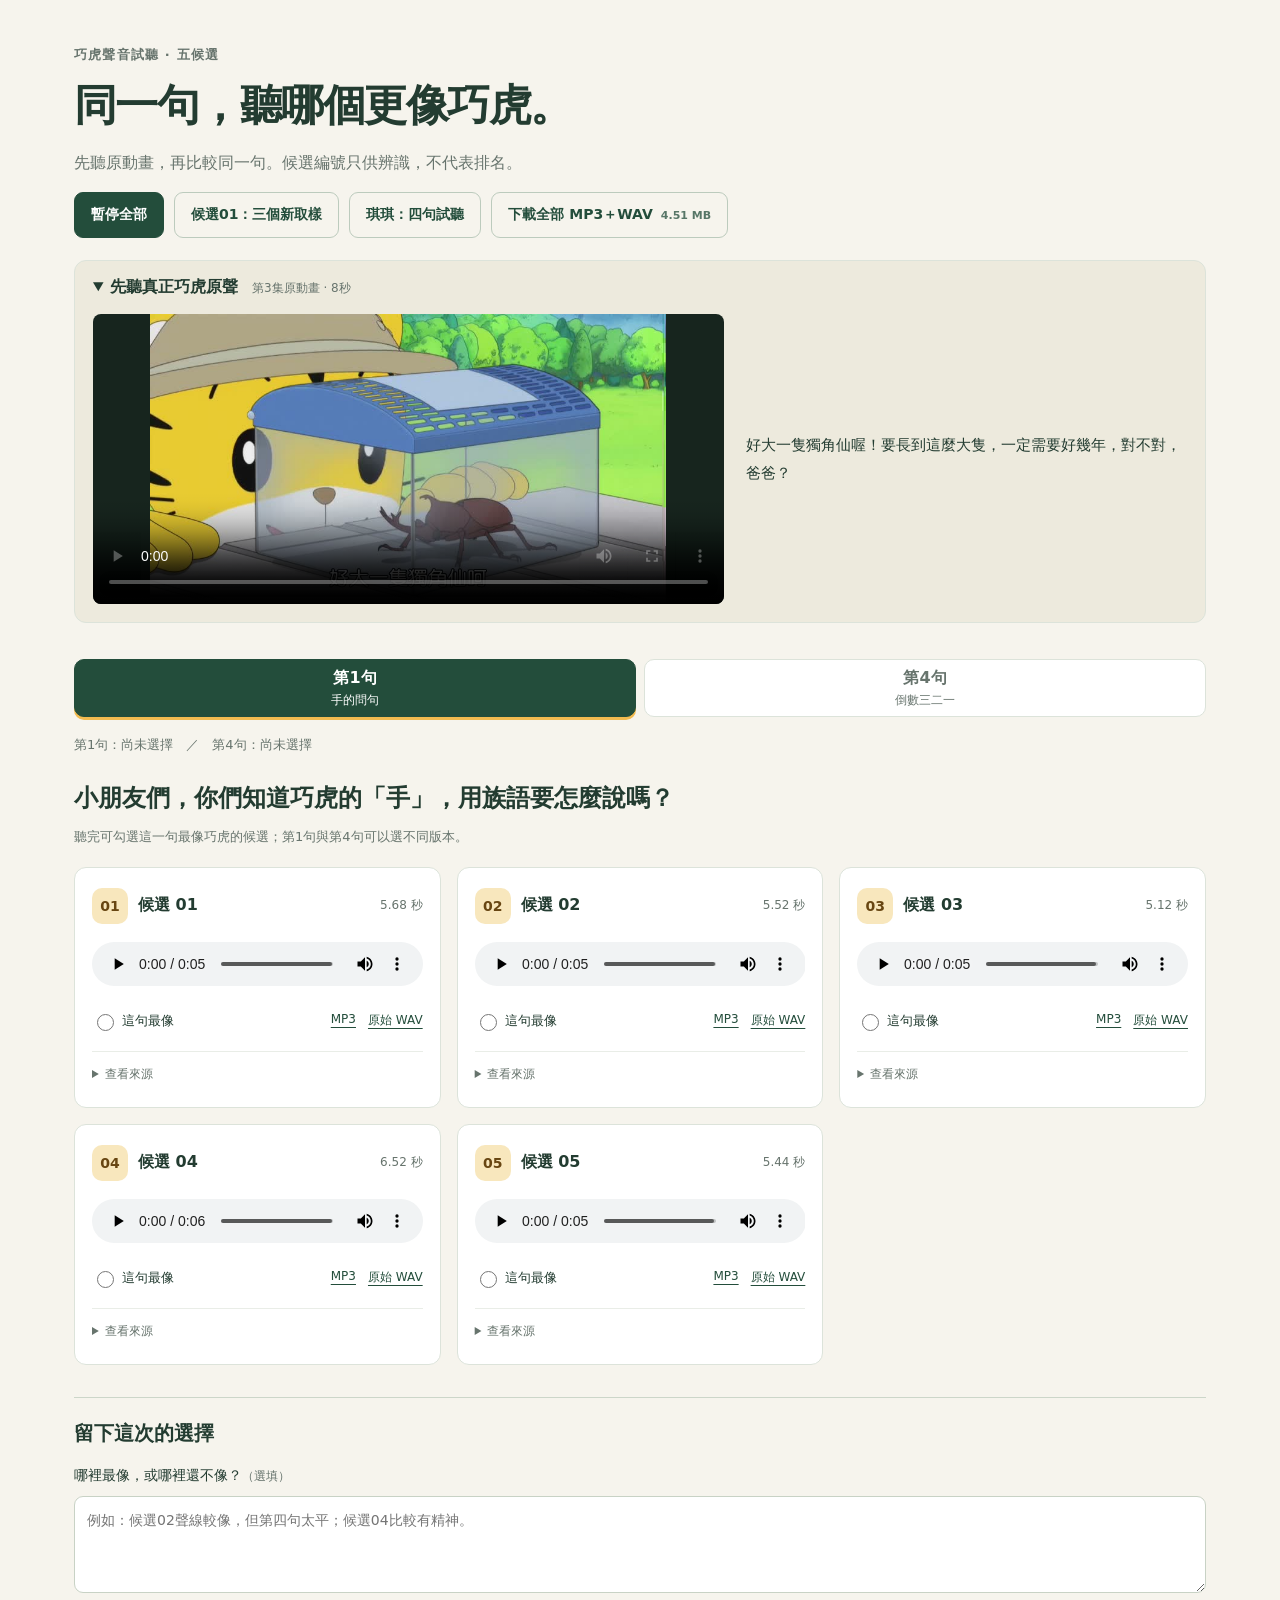
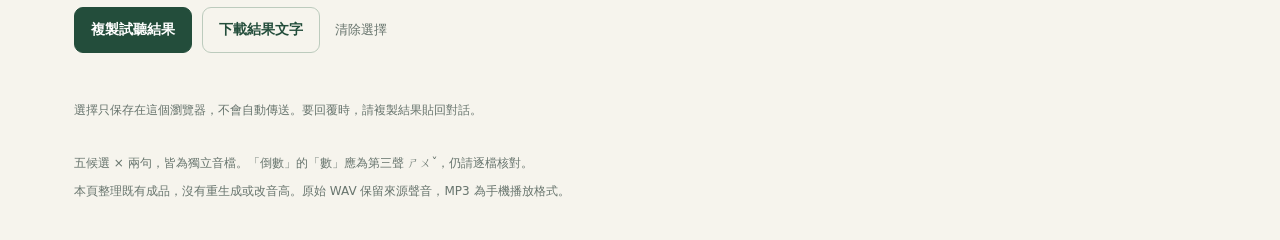
<file: docs/index.html>
<!doctype html>
<html lang="zh-Hant"><head><meta charset="utf-8"><meta name="viewport" content="width=device-width,initial-scale=1"><meta name="robots" content="noindex,nofollow"><meta name="theme-color" content="#234d3b"><meta name="description" content="五個巧虎聲音候選，第1與4句分開試聽，附原動畫對照。"><title>巧虎聲音試聽｜五候選・第1與4句</title><link rel="stylesheet" href="styles.css"></head>
<body><main><header class="hero"><div class="eyebrow">巧虎聲音試聽 · 五候選</div><h1>同一句，聽哪個更像巧虎。</h1><p class="intro">先聽原動畫，再比較同一句。候選編號只供辨識，不代表排名。</p><div class="toolbar"><button id="pause-all" type="button" class="button">暫停全部</button><a class="button secondary" href="candidate01-three/">候選01：三個新取樣</a><a class="button secondary" href="qiqi-first/">琪琪：四句試聽</a><a class="button secondary" href="download/five-candidates.zip" download="巧虎_五候選_第1與4句.zip">下載全部 MP3＋WAV <small>4.51 MB</small></a></div></header>
<details class="reference" open><summary><span><b>先聽真正巧虎原聲</b><small>第3集原動畫 · 8秒</small></span></summary><div class="reference-content"><video controls playsinline preload="metadata" poster="reference/poster.jpg" aria-label="真正巧虎原動畫對照" src="reference/original.mp4"></video><p>好大一隻獨角仙喔！要長到這麼大隻，一定需要好幾年，對不對，爸爸？</p></div></details>
<nav class="tabs" role="tablist" aria-label="選擇比較句子"><button id="tab-01" type="button" role="tab" aria-selected="true" aria-controls="panel-01" data-tab="01">第1句 <span>手的問句</span></button><button id="tab-04" type="button" role="tab" aria-selected="false" aria-controls="panel-04" data-tab="04">第4句 <span>倒數三二一</span></button></nav>
<div id="choices-status" class="choices-status" role="status" aria-live="polite">尚未選擇最像的候選</div>
<section id="panel-01" data-panel="01" role="tabpanel" aria-labelledby="tab-01"><h2 class="sentence">小朋友們，你們知道巧虎的「手」，用族語要怎麼說嗎？</h2><p class="tip">聽完可勾選這一句最像巧虎的候選；第1句與第4句可以選不同版本。</p><div class="candidate-grid"><article class="candidate" data-candidate="01" data-line="01">
<div class="card-heading"><h3><span class="number">01</span>候選 01</h3><span class="duration">5.68 秒</span></div>
<audio controls preload="metadata" aria-label="第1句 候選01" src="audio/c01-l01.mp3"></audio>
<div class="card-actions"><label class="pick"><input type="radio" name="best-01" value="01" aria-label="第1句選候選01最像">這句最像</label><div class="downloads"><a href="audio/c01-l01.mp3" download="第1句_候選01.mp3">MP3</a><a href="wav/c01-l01.wav" download="第1句_候選01.wav">原始 WAV</a></div></div>
<details class="source"><summary>查看來源</summary><p>Qwen第七輪完整參考B＋局部讀音修補A</p><small>曾明確回報好很多並指定保留第1句；局部修補接合被回報自然，仍與目標有差距。</small><small>第1句是採用原檔；第4句是既有局部修補A，未新增剪接，第三聲仍待本檔人耳確認。</small></details></article><article class="candidate" data-candidate="02" data-line="01">
<div class="card-heading"><h3><span class="number">02</span>候選 02</h3><span class="duration">5.52 秒</span></div>
<audio controls preload="metadata" aria-label="第1句 候選02" src="audio/c02-l01.mp3"></audio>
<div class="card-actions"><label class="pick"><input type="radio" name="best-01" value="02" aria-label="第1句選候選02最像">這句最像</label><div class="downloads"><a href="audio/c02-l01.mp3" download="第1句_候選02.mp3">MP3</a><a href="wav/c02-l01.wav" download="第1句_候選02.wav">原始 WAV</a></div></div>
<details class="source"><summary>查看來源</summary><p>Qwen第五輪動畫B</p><small>使用者回報B稍微接近；保留與完整ICL不同流程的歷史候選。</small><small>原檔未修改，第四句「數」第三聲未經逐版確認。</small></details></article><article class="candidate" data-candidate="03" data-line="01">
<div class="card-heading"><h3><span class="number">03</span>候選 03</h3><span class="duration">5.12 秒</span></div>
<audio controls preload="metadata" aria-label="第1句 候選03" src="audio/c03-l01.mp3"></audio>
<div class="card-actions"><label class="pick"><input type="radio" name="best-01" value="03" aria-label="第1句選候選03最像">這句最像</label><div class="downloads"><a href="audio/c03-l01.mp3" download="第1句_候選03.mp3">MP3</a><a href="wav/c03-l01.wav" download="第1句_候選03.wav">原始 WAV</a></div></div>
<details class="source"><summary>查看來源</summary><p>Qwen第一輪動畫甲</p><small>使用者曾點名甲較像，但仍不夠小男生；採動畫來源的甲。</small><small>原檔未修改，第四句「數」第三聲未經逐版確認。</small></details></article><article class="candidate" data-candidate="04" data-line="01">
<div class="card-heading"><h3><span class="number">04</span>候選 04</h3><span class="duration">6.52 秒</span></div>
<audio controls preload="metadata" aria-label="第1句 候選04" src="audio/c04-l01.mp3"></audio>
<div class="card-actions"><label class="pick"><input type="radio" name="best-01" value="04" aria-label="第1句選候選04最像">這句最像</label><div class="downloads"><a href="audio/c04-l01.mp3" download="第1句_候選04.mp3">MP3</a><a href="wav/c04-l01.wav" download="第1句_候選04.wav">原始 WAV</a></div></div>
<details class="source"><summary>查看來源</summary><p>CosyVoice3原動畫直比A（原片音軌）</p><small>最新手機包整體回饋有點像又不是很像，尚未指定A/B誰較好，先保留同片段原音軌條件。</small><small>原檔未修改；讀音與第三聲待聽音確認。</small></details></article><article class="candidate" data-candidate="05" data-line="01">
<div class="card-heading"><h3><span class="number">05</span>候選 05</h3><span class="duration">5.44 秒</span></div>
<audio controls preload="metadata" aria-label="第1句 候選05" src="audio/c05-l01.mp3"></audio>
<div class="card-actions"><label class="pick"><input type="radio" name="best-01" value="05" aria-label="第1句選候選05最像">這句最像</label><div class="downloads"><a href="audio/c05-l01.mp3" download="第1句_候選05.mp3">MP3</a><a href="wav/c05-l01.wav" download="第1句_候選05.wav">原始 WAV</a></div></div>
<details class="source"><summary>查看來源</summary><p>CosyVoice3原動畫直比B（分離人聲）</p><small>最新手機包整體回饋尚未指定勝者，保留同片段分離人聲條件作比較。</small><small>ASR曾在請舉手後辨出「喔」，是否多字及第三聲須人耳確認。</small></details></article></div></section><section id="panel-04" data-panel="04" role="tabpanel" aria-labelledby="tab-04"><h2 class="sentence">我會開始倒數，知道的請舉手！三。二。一。</h2><p class="tip">聽完可勾選這一句最像巧虎的候選；第1句與第4句可以選不同版本。</p><div class="candidate-grid"><article class="candidate" data-candidate="01" data-line="04">
<div class="card-heading"><h3><span class="number">01</span>候選 01</h3><span class="duration">6.72 秒</span></div>
<audio controls preload="metadata" aria-label="第4句 候選01" src="audio/c01-l04.mp3"></audio>
<div class="card-actions"><label class="pick"><input type="radio" name="best-04" value="01" aria-label="第4句選候選01最像">這句最像</label><div class="downloads"><a href="audio/c01-l04.mp3" download="第4句_候選01.mp3">MP3</a><a href="wav/c01-l04.wav" download="第4句_候選01.wav">原始 WAV</a></div></div>
<details class="source"><summary>查看來源</summary><p>Qwen第七輪完整參考B＋局部讀音修補A</p><small>曾明確回報好很多並指定保留第1句；局部修補接合被回報自然，仍與目標有差距。</small><small>第1句是採用原檔；第4句是既有局部修補A，未新增剪接，第三聲仍待本檔人耳確認。</small></details></article><article class="candidate" data-candidate="02" data-line="04">
<div class="card-heading"><h3><span class="number">02</span>候選 02</h3><span class="duration">6.72 秒</span></div>
<audio controls preload="metadata" aria-label="第4句 候選02" src="audio/c02-l04.mp3"></audio>
<div class="card-actions"><label class="pick"><input type="radio" name="best-04" value="02" aria-label="第4句選候選02最像">這句最像</label><div class="downloads"><a href="audio/c02-l04.mp3" download="第4句_候選02.mp3">MP3</a><a href="wav/c02-l04.wav" download="第4句_候選02.wav">原始 WAV</a></div></div>
<details class="source"><summary>查看來源</summary><p>Qwen第五輪動畫B</p><small>使用者回報B稍微接近；保留與完整ICL不同流程的歷史候選。</small><small>原檔未修改，第四句「數」第三聲未經逐版確認。</small></details></article><article class="candidate" data-candidate="03" data-line="04">
<div class="card-heading"><h3><span class="number">03</span>候選 03</h3><span class="duration">5.12 秒</span></div>
<audio controls preload="metadata" aria-label="第4句 候選03" src="audio/c03-l04.mp3"></audio>
<div class="card-actions"><label class="pick"><input type="radio" name="best-04" value="03" aria-label="第4句選候選03最像">這句最像</label><div class="downloads"><a href="audio/c03-l04.mp3" download="第4句_候選03.mp3">MP3</a><a href="wav/c03-l04.wav" download="第4句_候選03.wav">原始 WAV</a></div></div>
<details class="source"><summary>查看來源</summary><p>Qwen第一輪動畫甲</p><small>使用者曾點名甲較像，但仍不夠小男生；採動畫來源的甲。</small><small>原檔未修改，第四句「數」第三聲未經逐版確認。</small></details></article><article class="candidate" data-candidate="04" data-line="04">
<div class="card-heading"><h3><span class="number">04</span>候選 04</h3><span class="duration">9.04 秒</span></div>
<audio controls preload="metadata" aria-label="第4句 候選04" src="audio/c04-l04.mp3"></audio>
<div class="card-actions"><label class="pick"><input type="radio" name="best-04" value="04" aria-label="第4句選候選04最像">這句最像</label><div class="downloads"><a href="audio/c04-l04.mp3" download="第4句_候選04.mp3">MP3</a><a href="wav/c04-l04.wav" download="第4句_候選04.wav">原始 WAV</a></div></div>
<details class="source"><summary>查看來源</summary><p>CosyVoice3原動畫直比A（原片音軌）</p><small>最新手機包整體回饋有點像又不是很像，尚未指定A/B誰較好，先保留同片段原音軌條件。</small><small>原檔未修改；讀音與第三聲待聽音確認。</small></details></article><article class="candidate" data-candidate="05" data-line="04">
<div class="card-heading"><h3><span class="number">05</span>候選 05</h3><span class="duration">5.56 秒</span></div>
<audio controls preload="metadata" aria-label="第4句 候選05" src="audio/c05-l04.mp3"></audio>
<div class="card-actions"><label class="pick"><input type="radio" name="best-04" value="05" aria-label="第4句選候選05最像">這句最像</label><div class="downloads"><a href="audio/c05-l04.mp3" download="第4句_候選05.mp3">MP3</a><a href="wav/c05-l04.wav" download="第4句_候選05.wav">原始 WAV</a></div></div>
<details class="source"><summary>查看來源</summary><p>CosyVoice3原動畫直比B（分離人聲）</p><small>最新手機包整體回饋尚未指定勝者，保留同片段分離人聲條件作比較。</small><small>ASR曾在請舉手後辨出「喔」，是否多字及第三聲須人耳確認。</small></details></article></div></section>
<section class="results"><h2>留下這次的選擇</h2><label for="listening-note">哪裡最像，或哪裡還不像？<span>（選填）</span></label><textarea id="listening-note" rows="3" placeholder="例如：候選02聲線較像，但第四句太平；候選04比較有精神。"></textarea><div class="result-buttons"><button type="button" id="copy-results" class="button">複製試聽結果</button><button type="button" id="download-results" class="button secondary">下載結果文字</button><button type="button" id="clear-choices" class="text-button">清除選擇</button></div><p id="result-status" class="result-status" role="status" aria-live="polite"></p><textarea id="copy-fallback" rows="6" aria-label="可手動複製的試聽結果" hidden readonly></textarea><small>選擇只保存在這個瀏覽器，不會自動傳送。要回覆時，請複製結果貼回對話。</small></section>
<footer><p>五候選 × 兩句，皆為獨立音檔。「倒數」的「數」應為第三聲 ㄕㄨˇ，仍請逐檔核對。</p><p>本頁整理既有成品，沒有重生成或改音高。原始 WAV 保留來源聲音，MP3 為手機播放格式。</p></footer></main><script id="site-data" type="application/json">{"candidates": [{"id": "01", "name": "Qwen第七輪完整參考B＋局部讀音修補A", "basis": "曾明確回報好很多並指定保留第1句；局部修補接合被回報自然，仍與目標有差距。", "note": "第1句是採用原檔；第4句是既有局部修補A，未新增剪接，第三聲仍待本檔人耳確認。", "lines": {"01": {"mp3": "audio/c01-l01.mp3", "wav": "wav/c01-l01.wav", "seconds": 5.68}, "04": {"mp3": "audio/c01-l04.mp3", "wav": "wav/c01-l04.wav", "seconds": 6.72}}}, {"id": "02", "name": "Qwen第五輪動畫B", "basis": "使用者回報B稍微接近；保留與完整ICL不同流程的歷史候選。", "note": "原檔未修改，第四句「數」第三聲未經逐版確認。", "lines": {"01": {"mp3": "audio/c02-l01.mp3", "wav": "wav/c02-l01.wav", "seconds": 5.52}, "04": {"mp3": "audio/c02-l04.mp3", "wav": "wav/c02-l04.wav", "seconds": 6.72}}}, {"id": "03", "name": "Qwen第一輪動畫甲", "basis": "使用者曾點名甲較像，但仍不夠小男生；採動畫來源的甲。", "note": "原檔未修改，第四句「數」第三聲未經逐版確認。", "lines": {"01": {"mp3": "audio/c03-l01.mp3", "wav": "wav/c03-l01.wav", "seconds": 5.12}, "04": {"mp3": "audio/c03-l04.mp3", "wav": "wav/c03-l04.wav", "seconds": 5.12}}}, {"id": "04", "name": "CosyVoice3原動畫直比A（原片音軌）", "basis": "最新手機包整體回饋有點像又不是很像，尚未指定A/B誰較好，先保留同片段原音軌條件。", "note": "原檔未修改；讀音與第三聲待聽音確認。", "lines": {"01": {"mp3": "audio/c04-l01.mp3", "wav": "wav/c04-l01.wav", "seconds": 6.52}, "04": {"mp3": "audio/c04-l04.mp3", "wav": "wav/c04-l04.wav", "seconds": 9.04}}}, {"id": "05", "name": "CosyVoice3原動畫直比B（分離人聲）", "basis": "最新手機包整體回饋尚未指定勝者，保留同片段分離人聲條件作比較。", "note": "ASR曾在請舉手後辨出「喔」，是否多字及第三聲須人耳確認。", "lines": {"01": {"mp3": "audio/c05-l01.mp3", "wav": "wav/c05-l01.wav", "seconds": 5.44}, "04": {"mp3": "audio/c05-l04.mp3", "wav": "wav/c05-l04.wav", "seconds": 5.56}}}], "lines": {"01": "小朋友們，你們知道巧虎的「手」，用族語要怎麼說嗎？", "04": "我會開始倒數，知道的請舉手！三。二。一。"}, "version": "five-20261026"}</script><script src="app.js" defer></script></body></html>
</file>
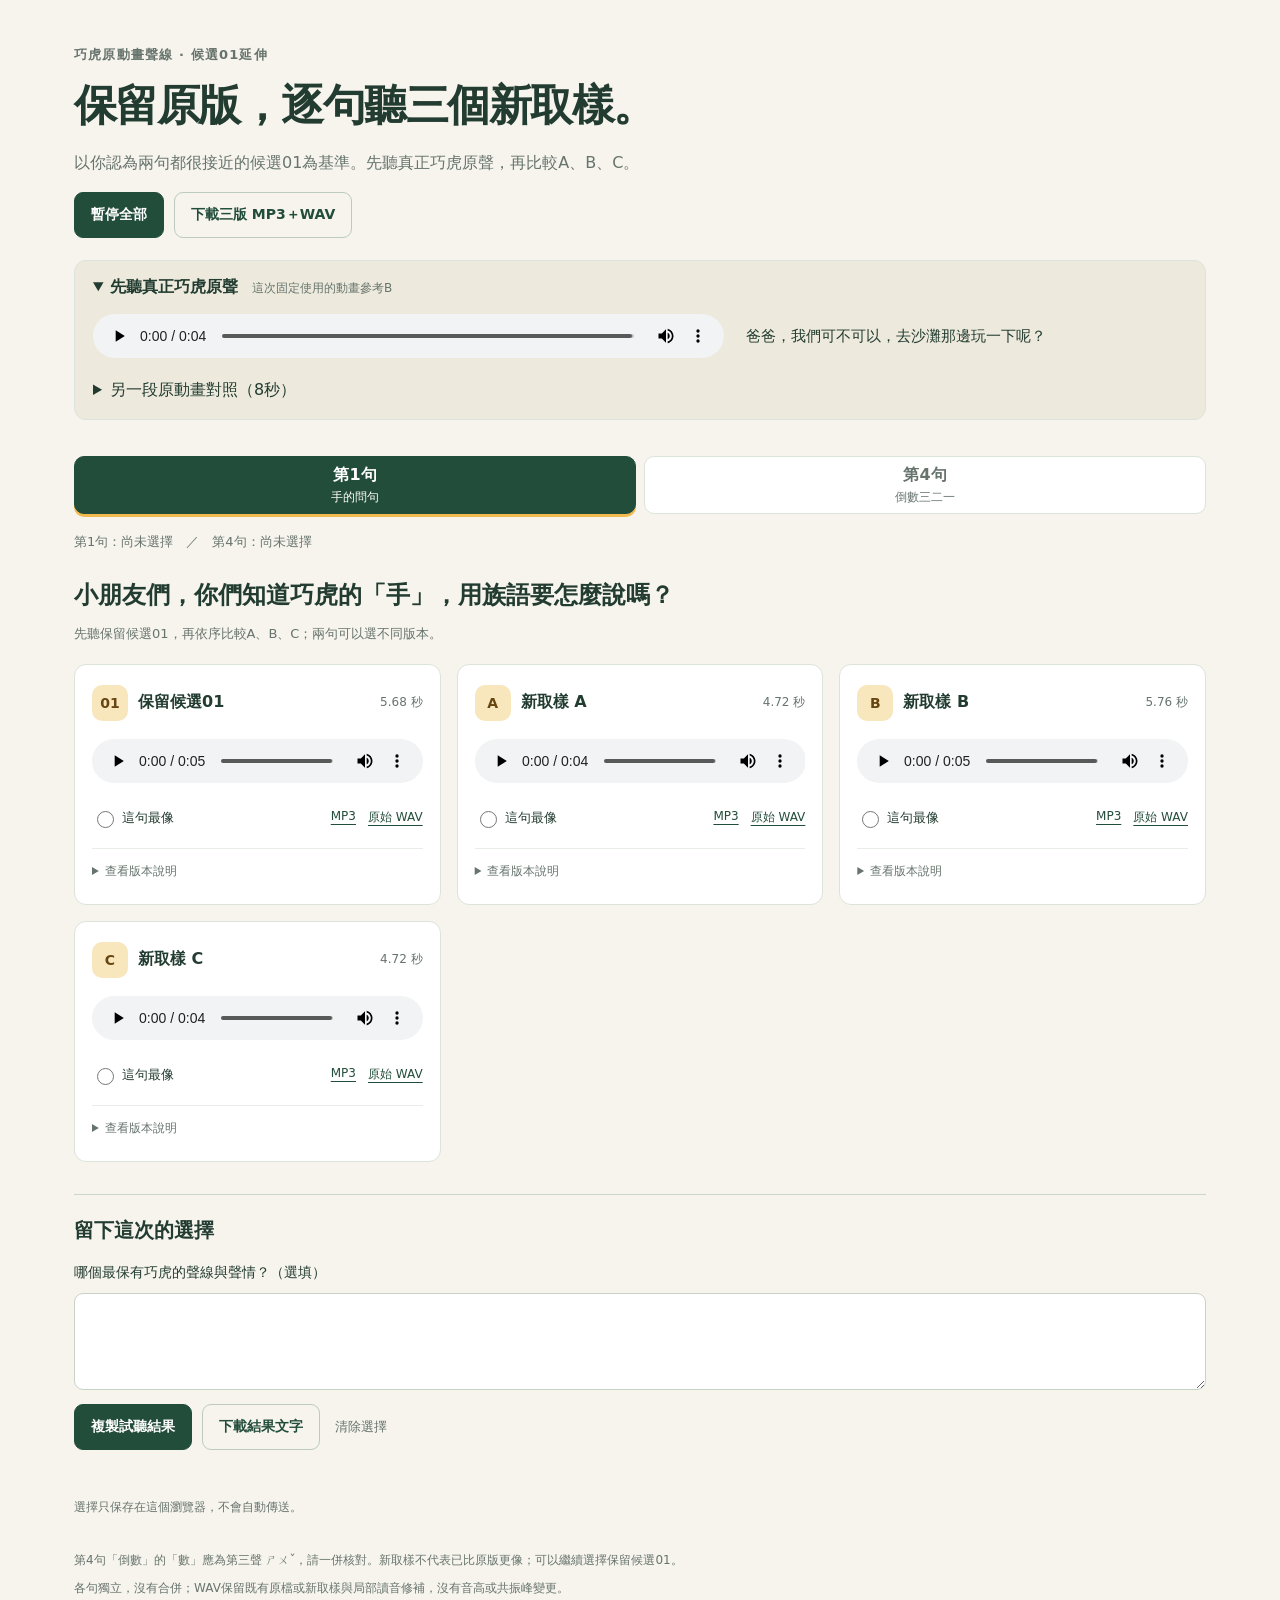
<file: docs/candidate01-three/index.html>
<!doctype html><html lang="zh-Hant"><head><meta charset="utf-8"><meta name="viewport" content="width=device-width,initial-scale=1"><meta name="robots" content="noindex,nofollow"><meta name="theme-color" content="#234d3b"><title>巧虎候選01｜原版與三個新取樣</title><link rel="stylesheet" href="styles.css"></head><body><main><header class="hero"><div class="eyebrow">巧虎原動畫聲線 · 候選01延伸</div><h1>保留原版，逐句聽三個新取樣。</h1><p class="intro">以你認為兩句都很接近的候選01為基準。先聽真正巧虎原聲，再比較A、B、C。</p><div class="toolbar"><button id="pause-all" type="button" class="button">暫停全部</button><a class="button secondary" href="download/candidate01-three.zip" download="巧虎_候選01_三版分句包.zip">下載三版 MP3＋WAV</a></div></header>
<details class="reference" open><summary><span><b>先聽真正巧虎原聲</b><small>這次固定使用的動畫參考B</small></span></summary><div class="reference-content"><audio controls preload="metadata" src="reference/original-B.wav" aria-label="原動畫實際參考B"></audio><p>爸爸，我們可不可以，去沙灘那邊玩一下呢？</p><details><summary>另一段原動畫對照（8秒）</summary><video controls playsinline preload="metadata" poster="reference/poster.jpg" src="reference/original.mp4" aria-label="原動畫獨角仙片段"></video></details></div></details>
<nav class="tabs" role="tablist" aria-label="選擇比較句子"><button id="tab-01" role="tab" type="button" aria-selected="true" aria-controls="panel-01" data-tab="01">第1句 <span>手的問句</span></button><button id="tab-04" role="tab" type="button" aria-selected="false" aria-controls="panel-04" data-tab="04">第4句 <span>倒數三二一</span></button></nav><div id="choices-status" class="choices-status" role="status" aria-live="polite"></div><section id="panel-01" data-panel="01" role="tabpanel" aria-labelledby="tab-01"><h2 class="sentence">小朋友們，你們知道巧虎的「手」，用族語要怎麼說嗎？</h2><p class="tip">先聽保留候選01，再依序比較A、B、C；兩句可以選不同版本。</p><div class="candidate-grid"><article class="candidate" data-candidate="01" data-line="01"><div class="card-heading"><h3><span class="number">01</span>保留候選01</h3><span class="duration">5.68 秒</span></div><audio controls preload="metadata" aria-label="第1句 保留候選01" src="audio/01-01.mp3"></audio><div class="card-actions"><label class="pick"><input type="radio" name="best-01" value="01" aria-label="第1句選保留候選01最像">這句最像</label><div class="downloads"><a href="audio/01-01.mp3" download="巧虎_01_第1句.mp3">MP3</a><a href="wav/01-01.wav" download="巧虎_01_第1句.wav">原始 WAV</a></div></div><details class="source"><summary>查看版本說明</summary><small>你已確認兩句都很接近的原檔，逐位元保留。</small></details></article><article class="candidate" data-candidate="A" data-line="01"><div class="card-heading"><h3><span class="number">A</span>新取樣 A</h3><span class="duration">4.72 秒</span></div><audio controls preload="metadata" aria-label="第1句 新取樣 A" src="audio/A2-01.mp3"></audio><div class="card-actions"><label class="pick"><input type="radio" name="best-01" value="A" aria-label="第1句選新取樣 A最像">這句最像</label><div class="downloads"><a href="audio/A2-01.mp3" download="巧虎_A_第1句.mp3">MP3</a><a href="wav/A2-01.wav" download="巧虎_A_第1句.wav">原始 WAV</a></div></div><details class="source"><summary>查看版本說明</summary><small>固定候選01的原動畫參考與生成參數，只改隨機種子。第4句局部沿用候選01的第三聲素材，接合與聲情仍請試聽。</small></details></article><article class="candidate" data-candidate="B" data-line="01"><div class="card-heading"><h3><span class="number">B</span>新取樣 B</h3><span class="duration">5.76 秒</span></div><audio controls preload="metadata" aria-label="第1句 新取樣 B" src="audio/B-01.mp3"></audio><div class="card-actions"><label class="pick"><input type="radio" name="best-01" value="B" aria-label="第1句選新取樣 B最像">這句最像</label><div class="downloads"><a href="audio/B-01.mp3" download="巧虎_B_第1句.mp3">MP3</a><a href="wav/B-01.wav" download="巧虎_B_第1句.wav">原始 WAV</a></div></div><details class="source"><summary>查看版本說明</summary><small>固定候選01的原動畫參考與生成參數，只改隨機種子。第4句局部沿用候選01的第三聲素材，接合與聲情仍請試聽。</small></details></article><article class="candidate" data-candidate="C" data-line="01"><div class="card-heading"><h3><span class="number">C</span>新取樣 C</h3><span class="duration">4.72 秒</span></div><audio controls preload="metadata" aria-label="第1句 新取樣 C" src="audio/C-01.mp3"></audio><div class="card-actions"><label class="pick"><input type="radio" name="best-01" value="C" aria-label="第1句選新取樣 C最像">這句最像</label><div class="downloads"><a href="audio/C-01.mp3" download="巧虎_C_第1句.mp3">MP3</a><a href="wav/C-01.wav" download="巧虎_C_第1句.wav">原始 WAV</a></div></div><details class="source"><summary>查看版本說明</summary><small>固定候選01的原動畫參考與生成參數，只改隨機種子。第4句局部沿用候選01的第三聲素材，接合與聲情仍請試聽。</small></details></article></div></section><section id="panel-04" data-panel="04" role="tabpanel" aria-labelledby="tab-04"><h2 class="sentence">我會開始倒數，知道的請舉手！三。二。一。</h2><p class="tip">先聽保留候選01，再依序比較A、B、C；兩句可以選不同版本。</p><div class="candidate-grid"><article class="candidate" data-candidate="01" data-line="04"><div class="card-heading"><h3><span class="number">01</span>保留候選01</h3><span class="duration">6.72 秒</span></div><audio controls preload="metadata" aria-label="第4句 保留候選01" src="audio/01-04.mp3"></audio><div class="card-actions"><label class="pick"><input type="radio" name="best-04" value="01" aria-label="第4句選保留候選01最像">這句最像</label><div class="downloads"><a href="audio/01-04.mp3" download="巧虎_01_第4句.mp3">MP3</a><a href="wav/01-04.wav" download="巧虎_01_第4句.wav">原始 WAV</a></div></div><details class="source"><summary>查看版本說明</summary><small>你已確認兩句都很接近的原檔，逐位元保留。</small></details></article><article class="candidate" data-candidate="A" data-line="04"><div class="card-heading"><h3><span class="number">A</span>新取樣 A</h3><span class="duration">6.76 秒</span></div><audio controls preload="metadata" aria-label="第4句 新取樣 A" src="audio/A2-04.mp3"></audio><div class="card-actions"><label class="pick"><input type="radio" name="best-04" value="A" aria-label="第4句選新取樣 A最像">這句最像</label><div class="downloads"><a href="audio/A2-04.mp3" download="巧虎_A_第4句.mp3">MP3</a><a href="wav/A2-04.wav" download="巧虎_A_第4句.wav">原始 WAV</a></div></div><details class="source"><summary>查看版本說明</summary><small>固定候選01的原動畫參考與生成參數，只改隨機種子。第4句局部沿用候選01的第三聲素材，接合與聲情仍請試聽。</small></details></article><article class="candidate" data-candidate="B" data-line="04"><div class="card-heading"><h3><span class="number">B</span>新取樣 B</h3><span class="duration">5.60 秒</span></div><audio controls preload="metadata" aria-label="第4句 新取樣 B" src="audio/B-04.mp3"></audio><div class="card-actions"><label class="pick"><input type="radio" name="best-04" value="B" aria-label="第4句選新取樣 B最像">這句最像</label><div class="downloads"><a href="audio/B-04.mp3" download="巧虎_B_第4句.mp3">MP3</a><a href="wav/B-04.wav" download="巧虎_B_第4句.wav">原始 WAV</a></div></div><details class="source"><summary>查看版本說明</summary><small>固定候選01的原動畫參考與生成參數，只改隨機種子。第4句局部沿用候選01的第三聲素材，接合與聲情仍請試聽。</small></details></article><article class="candidate" data-candidate="C" data-line="04"><div class="card-heading"><h3><span class="number">C</span>新取樣 C</h3><span class="duration">5.52 秒</span></div><audio controls preload="metadata" aria-label="第4句 新取樣 C" src="audio/C-04.mp3"></audio><div class="card-actions"><label class="pick"><input type="radio" name="best-04" value="C" aria-label="第4句選新取樣 C最像">這句最像</label><div class="downloads"><a href="audio/C-04.mp3" download="巧虎_C_第4句.mp3">MP3</a><a href="wav/C-04.wav" download="巧虎_C_第4句.wav">原始 WAV</a></div></div><details class="source"><summary>查看版本說明</summary><small>固定候選01的原動畫參考與生成參數，只改隨機種子。第4句局部沿用候選01的第三聲素材，接合與聲情仍請試聽。</small></details></article></div></section>
<section class="results"><h2>留下這次的選擇</h2><label for="listening-note">哪個最保有巧虎的聲線與聲情？（選填）</label><textarea id="listening-note" rows="3"></textarea><div class="result-buttons"><button id="copy-results" type="button" class="button">複製試聽結果</button><button id="download-results" type="button" class="button secondary">下載結果文字</button><button id="clear-choices" type="button" class="text-button">清除選擇</button></div><p id="result-status" class="result-status" role="status" aria-live="polite"></p><textarea id="copy-fallback" rows="6" aria-label="可手動複製的試聽結果" hidden readonly></textarea><small>選擇只保存在這個瀏覽器，不會自動傳送。</small></section><footer><p>第4句「倒數」的「數」應為第三聲 ㄕㄨˇ，請一併核對。新取樣不代表已比原版更像；可以繼續選擇保留候選01。</p><p>各句獨立，沒有合併；WAV保留既有原檔或新取樣與局部讀音修補，沒有音高或共振峰變更。</p></footer></main><script id="site-data" type="application/json">{"candidates": [{"id": "01", "name": "保留候選01", "lines": {"01": {"wav": "wav/01-01.wav", "mp3": "audio/01-01.mp3", "seconds": 5.68, "wav_sha256": "c2d34b33f32651914487582e4e391f066d8c863dc0d93a09077612fd3056c84f", "mp3_sha256": "26d1b1fafb4b5bbe16d68faf84263a29ecb8c0e5ef80c0cb718ed4724734a49e"}, "04": {"wav": "wav/01-04.wav", "mp3": "audio/01-04.mp3", "seconds": 6.72, "wav_sha256": "2dee614daf9815e17442e677ec112634d3fb10f9f02f796a8e1deb678b9e811b", "mp3_sha256": "fcf08df2f2b55e3e5b487f16c56a52f1bffc097909585b43d2ca1de9dbbd5130"}}}, {"id": "A", "name": "新取樣 A", "lines": {"01": {"wav": "wav/A2-01.wav", "mp3": "audio/A2-01.mp3", "seconds": 4.72, "wav_sha256": "ee915e9f4020689bd5e25db6442bc639e275fe72f363ca277aa6d062372445e8", "mp3_sha256": "0218756cd18a82883c3d6bfc1d3949fa494908d04bc3db70d12c4c713285d0b7"}, "04": {"wav": "wav/A2-04.wav", "mp3": "audio/A2-04.mp3", "seconds": 6.76, "wav_sha256": "4ebc2194cacfa3fee324834e60114f03c1f1f683524a7f638bf482f96b79c851", "mp3_sha256": "134b0d9cb892ef3e517e9764d7f362ec1ab9d5e2bd680cb8619199a0db55d70e"}}}, {"id": "B", "name": "新取樣 B", "lines": {"01": {"wav": "wav/B-01.wav", "mp3": "audio/B-01.mp3", "seconds": 5.76, "wav_sha256": "da9076dd3b5793db6eb97947b1b99959a79cf496990c86ec5197a13148ec30a1", "mp3_sha256": "5ead1387c8331078c83af3d3e11b589b24c54be46fd715db581e098dd7d06c20"}, "04": {"wav": "wav/B-04.wav", "mp3": "audio/B-04.mp3", "seconds": 5.6, "wav_sha256": "dc0d22874cc047cfc09383db8293eb0ae3e55e256496ed7fe0b5efe28bf7e5c8", "mp3_sha256": "c997da72975b6c609fee913cf9bb428093de1bce03f379aa98e6b0aa4ab619d5"}}}, {"id": "C", "name": "新取樣 C", "lines": {"01": {"wav": "wav/C-01.wav", "mp3": "audio/C-01.mp3", "seconds": 4.72, "wav_sha256": "208314e1138c592c76a630f14663c810862e027f117d70149e088411ee3db1f1", "mp3_sha256": "5c44349179d09eea7e05583a38b8d927268b1d89797f987fc7e15d8ce3d06190"}, "04": {"wav": "wav/C-04.wav", "mp3": "audio/C-04.mp3", "seconds": 5.52, "wav_sha256": "abe23bc8d219e97aec9158ad6e8d458ed9629b70a91959faf3eefae8283b65c1", "mp3_sha256": "0634800274ca3f6f2ab4810dbab995b197b69f59df3c09ed4864fccbc0267cae"}}}], "version": "candidate01-three-20261026"}</script><script src="app.js" defer></script></body></html>
</file>
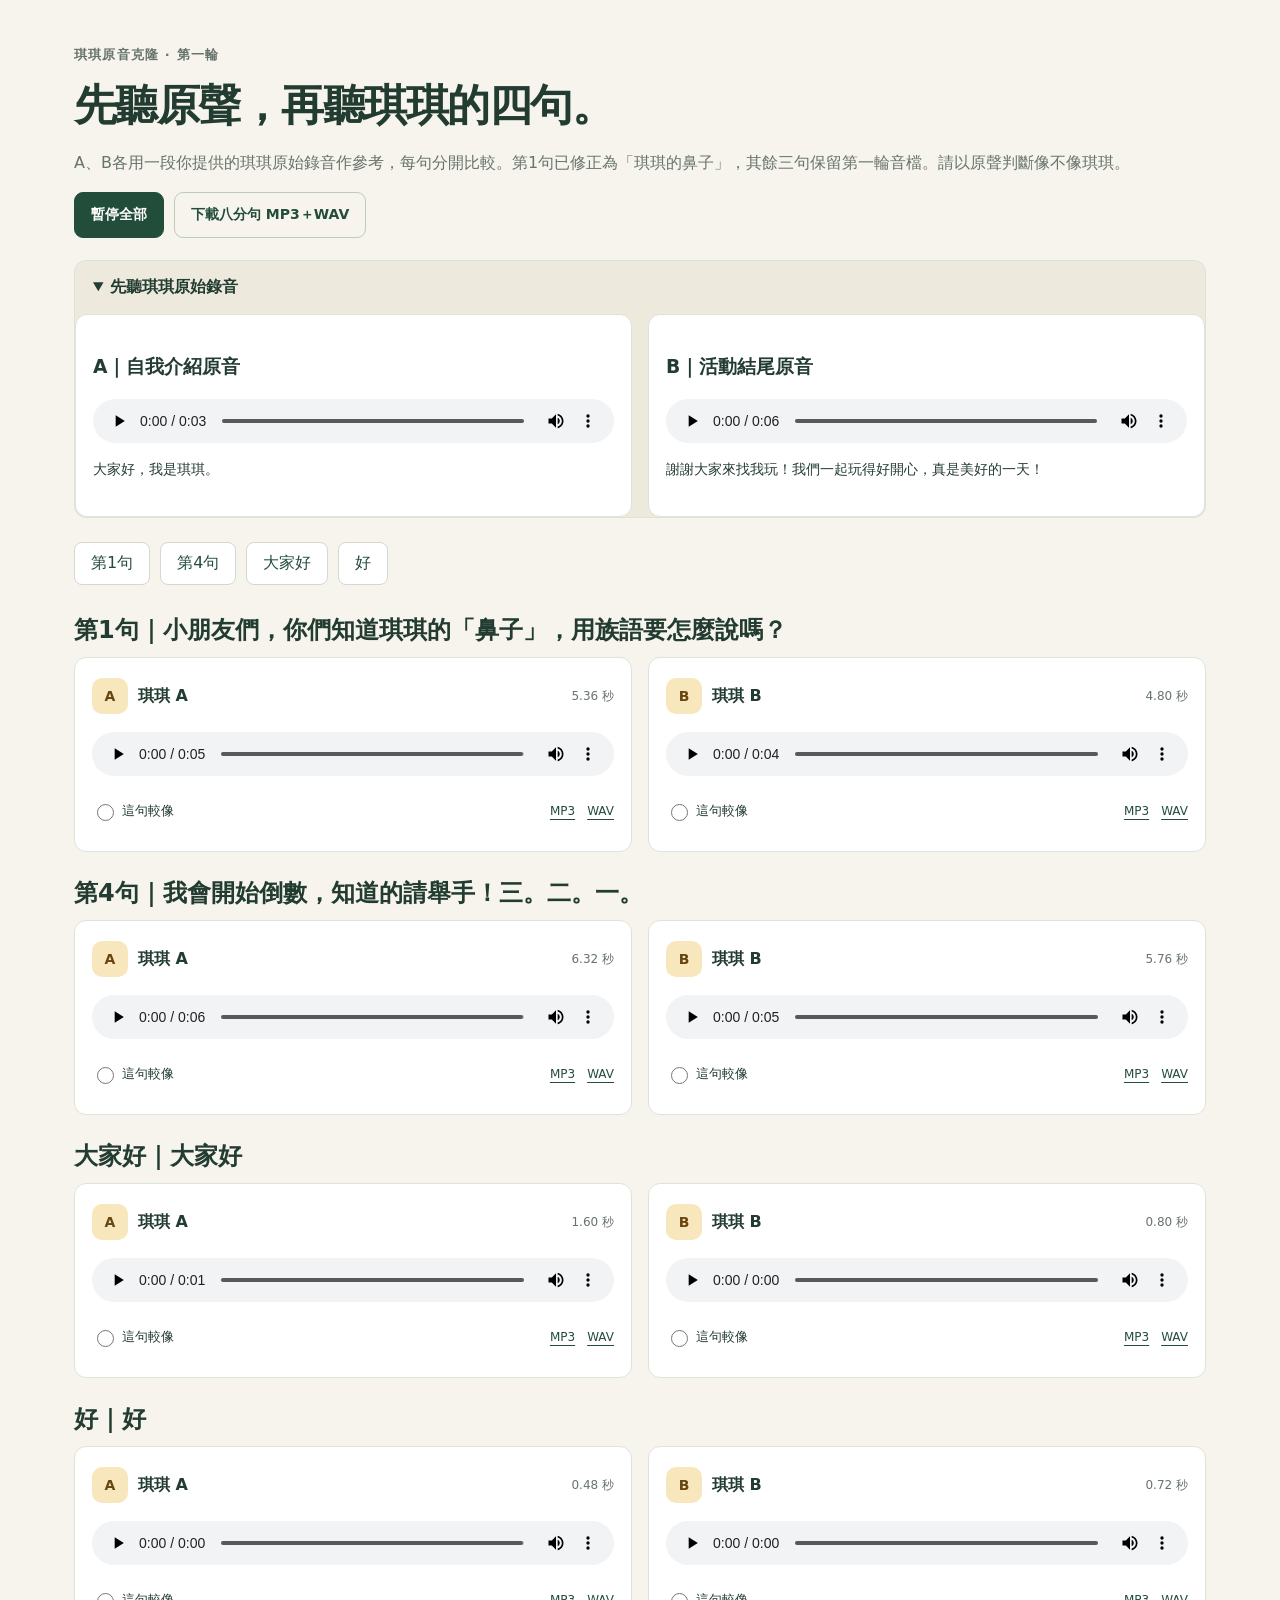
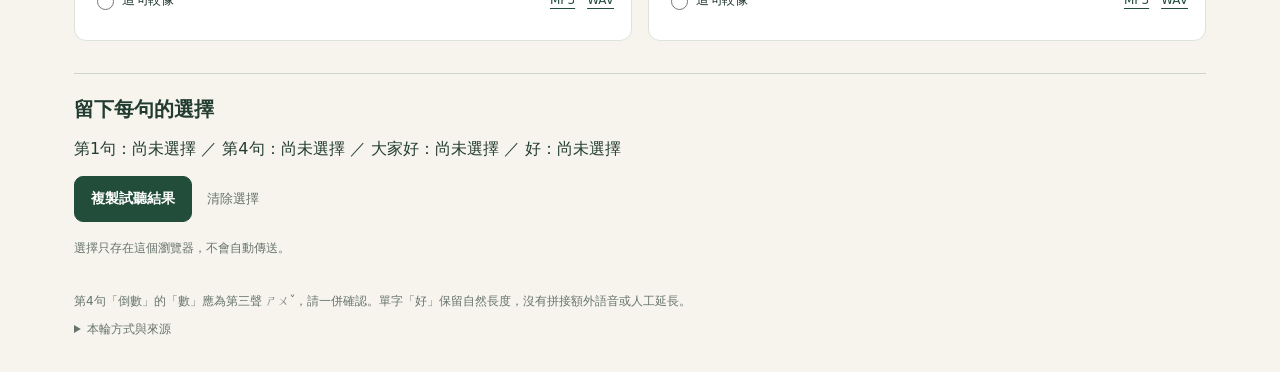
<file: docs/qiqi-first/index.html>
<!doctype html><html lang="zh-Hant"><head><meta charset="utf-8"><meta name="viewport" content="width=device-width,initial-scale=1"><meta name="robots" content="noindex,nofollow"><meta name="theme-color" content="#234d3b"><title>琪琪第一輪｜四句分開試聽</title><link rel="stylesheet" href="styles.css"><style>.jump{display:flex;gap:10px;flex-wrap:wrap;margin:24px 0}.jump a{padding:10px 16px;border:1px solid #d3d9d1;border-radius:8px;color:#234d3b;text-decoration:none;background:#fff}section{scroll-margin-top:18px}.reference-grid{display:grid;grid-template-columns:repeat(auto-fit,minmax(260px,1fr));gap:16px}.candidate-grid{grid-template-columns:repeat(auto-fit,minmax(280px,1fr))}.reference-grid p{font-size:14px;line-height:1.8}#copy-fallback{width:100%}</style></head><body><main><header class="hero"><div class="eyebrow">琪琪原音克隆 · 第一輪</div><h1>先聽原聲，再聽琪琪的四句。</h1><p class="intro">A、B各用一段你提供的琪琪原始錄音作參考，每句分開比較。第1句已修正為「琪琪的鼻子」，其餘三句保留第一輪音檔。請以原聲判斷像不像琪琪。</p><div class="toolbar"><button class="button" id="pause-all" type="button">暫停全部</button><a class="button secondary" href="download/qiqi-first-four-lines-nose.zip" download="琪琪_第一輪_八分句.zip">下載八分句 MP3＋WAV</a></div></header><details class="reference" open><summary><b>先聽琪琪原始錄音</b></summary><div class="reference-grid"><article class="candidate"><h3>A｜自我介紹原音</h3><audio controls preload="metadata" src="references/A.wav" aria-label="琪琪參考A原音"></audio><p>大家好，我是琪琪。</p></article><article class="candidate"><h3>B｜活動結尾原音</h3><audio controls preload="metadata" src="references/B.wav" aria-label="琪琪參考B原音"></audio><p>謝謝大家來找我玩！我們一起玩得好開心，真是美好的一天！</p></article></div></details><nav class="jump" aria-label="跳至比較句子"><a href="#line-01">第1句</a><a href="#line-04">第4句</a><a href="#line-hello">大家好</a><a href="#line-ok">好</a></nav><section id="line-01"><h2 class="sentence">第1句｜小朋友們，你們知道琪琪的「鼻子」，用族語要怎麼說嗎？</h2><div class="candidate-grid"><article class="candidate"><div class="card-heading"><h3><span class="number">A</span>琪琪 A</h3><span class="duration">5.36 秒</span></div><audio controls preload="metadata" src="audio/A-01-nose.mp3" aria-label="第1句琪琪A"></audio><div class="card-actions"><label class="pick"><input type="radio" name="best-01" value="A" aria-label="第1句選琪琪A">這句較像</label><div class="downloads"><a href="audio/A-01-nose.mp3" download="琪琪_A_01.mp3">MP3</a><a href="wav/A-01-nose.wav" download="琪琪_A_01.wav">WAV</a></div></div></article><article class="candidate"><div class="card-heading"><h3><span class="number">B</span>琪琪 B</h3><span class="duration">4.80 秒</span></div><audio controls preload="metadata" src="audio/B-01-nose.mp3" aria-label="第1句琪琪B"></audio><div class="card-actions"><label class="pick"><input type="radio" name="best-01" value="B" aria-label="第1句選琪琪B">這句較像</label><div class="downloads"><a href="audio/B-01-nose.mp3" download="琪琪_B_01.mp3">MP3</a><a href="wav/B-01-nose.wav" download="琪琪_B_01.wav">WAV</a></div></div></article></div></section><section id="line-04"><h2 class="sentence">第4句｜我會開始倒數，知道的請舉手！三。二。一。</h2><div class="candidate-grid"><article class="candidate"><div class="card-heading"><h3><span class="number">A</span>琪琪 A</h3><span class="duration">6.32 秒</span></div><audio controls preload="metadata" src="audio/A-04.mp3" aria-label="第4句琪琪A"></audio><div class="card-actions"><label class="pick"><input type="radio" name="best-04" value="A" aria-label="第4句選琪琪A">這句較像</label><div class="downloads"><a href="audio/A-04.mp3" download="琪琪_A_04.mp3">MP3</a><a href="wav/A-04.wav" download="琪琪_A_04.wav">WAV</a></div></div></article><article class="candidate"><div class="card-heading"><h3><span class="number">B</span>琪琪 B</h3><span class="duration">5.76 秒</span></div><audio controls preload="metadata" src="audio/B-04.mp3" aria-label="第4句琪琪B"></audio><div class="card-actions"><label class="pick"><input type="radio" name="best-04" value="B" aria-label="第4句選琪琪B">這句較像</label><div class="downloads"><a href="audio/B-04.mp3" download="琪琪_B_04.mp3">MP3</a><a href="wav/B-04.wav" download="琪琪_B_04.wav">WAV</a></div></div></article></div></section><section id="line-hello"><h2 class="sentence">大家好｜大家好</h2><div class="candidate-grid"><article class="candidate"><div class="card-heading"><h3><span class="number">A</span>琪琪 A</h3><span class="duration">1.60 秒</span></div><audio controls preload="metadata" src="audio/A-hello.mp3" aria-label="大家好琪琪A"></audio><div class="card-actions"><label class="pick"><input type="radio" name="best-hello" value="A" aria-label="大家好選琪琪A">這句較像</label><div class="downloads"><a href="audio/A-hello.mp3" download="琪琪_A_hello.mp3">MP3</a><a href="wav/A-hello.wav" download="琪琪_A_hello.wav">WAV</a></div></div></article><article class="candidate"><div class="card-heading"><h3><span class="number">B</span>琪琪 B</h3><span class="duration">0.80 秒</span></div><audio controls preload="metadata" src="audio/B-hello.mp3" aria-label="大家好琪琪B"></audio><div class="card-actions"><label class="pick"><input type="radio" name="best-hello" value="B" aria-label="大家好選琪琪B">這句較像</label><div class="downloads"><a href="audio/B-hello.mp3" download="琪琪_B_hello.mp3">MP3</a><a href="wav/B-hello.wav" download="琪琪_B_hello.wav">WAV</a></div></div></article></div></section><section id="line-ok"><h2 class="sentence">好｜好</h2><div class="candidate-grid"><article class="candidate"><div class="card-heading"><h3><span class="number">A</span>琪琪 A</h3><span class="duration">0.48 秒</span></div><audio controls preload="metadata" src="audio/A-ok.mp3" aria-label="好琪琪A"></audio><div class="card-actions"><label class="pick"><input type="radio" name="best-ok" value="A" aria-label="好選琪琪A">這句較像</label><div class="downloads"><a href="audio/A-ok.mp3" download="琪琪_A_ok.mp3">MP3</a><a href="wav/A-ok.wav" download="琪琪_A_ok.wav">WAV</a></div></div></article><article class="candidate"><div class="card-heading"><h3><span class="number">B</span>琪琪 B</h3><span class="duration">0.72 秒</span></div><audio controls preload="metadata" src="audio/B-ok.mp3" aria-label="好琪琪B"></audio><div class="card-actions"><label class="pick"><input type="radio" name="best-ok" value="B" aria-label="好選琪琪B">這句較像</label><div class="downloads"><a href="audio/B-ok.mp3" download="琪琪_B_ok.mp3">MP3</a><a href="wav/B-ok.wav" download="琪琪_B_ok.wav">WAV</a></div></div></article></div></section><section class="results"><h2>留下每句的選擇</h2><p id="choices-status" role="status" aria-live="polite"></p><div class="result-buttons"><button id="copy-results" type="button" class="button">複製試聽結果</button><button id="clear-choices" type="button" class="text-button">清除選擇</button></div><p id="result-status" role="status"></p><textarea id="copy-fallback" rows="6" aria-label="可複製的試聽結果" hidden readonly></textarea><small>選擇只存在這個瀏覽器，不會自動傳送。</small></section><footer><p>第4句「倒數」的「數」應為第三聲 ㄕㄨˇ，請一併確認。單字「好」保留自然長度，沒有拼接額外語音或人工延長。</p><details><summary>本輪方式與來源</summary><p>原始Qwen Base搭配完整原音及逐字稿克隆，沒有訓練琪琪新權重、變更音高或共振峰。參考為既有琪琪原始錄音，未宣稱是已確認的動畫擷取；原音與試作可直接比較。尚未通過角色相似度及讀音驗收。</p></details></footer></main><script src="app.js" defer></script></body></html>
</file>
<file: docs/styles.css>
:root{color-scheme:light;--paper:#f6f4ed;--white:#fff;--ink:#233c31;--muted:#67746d;--green:#234d3b;--line:#dce3da;--amber:#f2bb50}*{box-sizing:border-box}html{scroll-behavior:smooth}body{margin:0;background:var(--paper);color:var(--ink);font-family:system-ui,-apple-system,"Microsoft JhengHei",sans-serif}main{max-width:1180px;margin:auto;padding:32px 24px 20px}button,a,input,summary{touch-action:manipulation}button,a,textarea,input,summary{outline-offset:4px}button,a,summary{ -webkit-tap-highlight-color:transparent}.hero{padding:14px 0 22px}.eyebrow{font-size:13px;letter-spacing:.09em;color:var(--muted);font-weight:700}h1{font-size:clamp(27px,4.4vw,43px);letter-spacing:-.035em;line-height:1.3;margin:14px 0}.intro{font-size:16px;color:var(--muted);line-height:1.85;margin:0 0 15px}.toolbar,.result-buttons{display:flex;gap:10px;flex-wrap:wrap;align-items:center}.button{font:inherit;font-size:14px;font-weight:650;border:1px solid var(--green);border-radius:9px;background:var(--green);color:white;text-decoration:none;padding:12px 16px;min-height:46px;display:inline-flex;align-items:center;justify-content:center;gap:8px;cursor:pointer}.button.secondary{background:transparent;color:var(--green);border-color:#bccbbd}.button small{font-size:11px;opacity:.75}.button:hover{filter:brightness(.95)}.reference{border:1px solid var(--line);border-radius:12px;background:#edeadd;margin-bottom:24px;overflow:hidden}.reference>summary{padding:16px 18px;cursor:pointer}.reference>summary span{display:inline-flex;align-items:baseline;gap:14px;flex-wrap:wrap}.reference small{color:var(--muted);font-size:12px}.reference-content{display:grid;grid-template-columns:minmax(0,1fr) minmax(200px,.7fr);gap:22px;padding:0 18px 18px;align-items:center}.reference-content video{width:100%;max-height:290px;border-radius:8px;background:#17251e;aspect-ratio:16/9}.reference-content p{line-height:1.9;font-size:15px;margin:0}.tabs{display:flex;gap:8px;position:sticky;top:0;padding:12px 0;background:var(--paper);z-index:4}.tabs button{font:inherit;font-weight:750;flex:1;min-height:58px;border:1px solid var(--line);border-radius:10px;color:var(--muted);background:var(--white);cursor:pointer}.tabs span{display:block;font-weight:450;font-size:12px;margin-top:3px}.tabs [aria-selected=true]{background:var(--green);color:white;border-color:var(--green);box-shadow:0 3px 0 var(--amber)}.choices-status{font-size:13px;color:var(--muted);padding:7px 0 3px;min-height:25px}.sentence{font-size:clamp(19px,2.3vw,24px);font-weight:650;line-height:1.75;margin:20px 0 6px}.tip{color:var(--muted);font-size:13px;line-height:1.8;margin:0 0 18px}.candidate-grid{display:grid;grid-template-columns:repeat(auto-fit,minmax(285px,1fr));gap:16px}.candidate{padding:20px 17px;background:var(--white);border:1px solid var(--line);border-radius:12px;min-width:0}.candidate.chosen{border:2px solid var(--green);padding:19px 16px;box-shadow:0 0 0 3px #234d3b08}.card-heading{display:flex;justify-content:space-between;align-items:center;gap:8px;margin-bottom:18px}.card-heading h3{font-size:16px;margin:0;display:flex;align-items:center;gap:10px}.number{display:inline-flex;align-items:center;justify-content:center;width:36px;height:36px;border-radius:10px;background:#f8e7bd;color:#684612;font-size:14px}.duration{font-size:12px;color:var(--muted);white-space:nowrap}audio{width:100%;height:44px;display:block}.card-actions{display:flex;align-items:center;justify-content:space-between;gap:10px;margin-top:15px;min-height:40px}.pick{font-size:13px;display:flex;align-items:center;gap:5px;cursor:pointer;padding:8px 0}.pick input{accent-color:var(--green);width:17px;height:17px}.downloads{display:flex;gap:12px;font-size:12px}.downloads a{color:var(--green);padding:9px 0;text-underline-offset:4px}.source{border-top:1px solid #e9ede7;margin-top:10px;padding-top:10px;font-size:12px;color:var(--muted)}.source summary{cursor:pointer;padding:4px 0}.source p{color:var(--ink);line-height:1.7}.source small{display:block;line-height:1.8;margin:7px 0}.results{border-top:1px solid #ccd6c9;margin-top:32px;padding-top:22px}.results h2{font-size:20px;margin:0 0 16px}.results label{display:block;font-size:14px;line-height:1.8}.results label span{color:var(--muted);font-size:12px}textarea{font:inherit;display:block;width:100%;border:1px solid #c8d2c5;border-radius:9px;background:white;padding:12px;line-height:1.7;font-size:14px;resize:vertical;margin:8px 0 14px;min-height:96px}.text-button{font:inherit;font-size:13px;border:0;background:transparent;color:var(--muted);padding:12px 5px;cursor:pointer}.result-status{font-size:13px;min-height:21px;color:var(--green)}.results>small{display:block;line-height:1.8;color:var(--muted);font-size:12px}footer{padding:25px 0 12px;color:var(--muted);font-size:12px;line-height:1.9}footer p{margin:5px 0}[hidden]{display:none!important}@media(max-width:620px){main{padding:20px 16px 12px}.hero{padding-top:8px;padding-bottom:18px}.reference-content{grid-template-columns:1fr;gap:12px;padding:0 13px 14px}.reference-content p{font-size:13px}.reference>summary{padding:14px}.reference>summary span{gap:7px}.candidate-grid{grid-template-columns:1fr}.candidate{padding:19px 16px}.candidate.chosen{padding:18px 15px}.toolbar .button{padding:11px 12px;font-size:13px}.button small{display:none}.tabs{gap:8px}.sentence{font-size:20px}.result-buttons{gap:8px}.result-buttons .button{font-size:13px;padding:11px 13px}}@media(prefers-reduced-motion:reduce){html{scroll-behavior:auto}}
</file>
<file: docs/candidate01-three/styles.css>
:root{color-scheme:light;--paper:#f6f4ed;--white:#fff;--ink:#233c31;--muted:#67746d;--green:#234d3b;--line:#dce3da;--amber:#f2bb50}*{box-sizing:border-box}html{scroll-behavior:smooth}body{margin:0;background:var(--paper);color:var(--ink);font-family:system-ui,-apple-system,"Microsoft JhengHei",sans-serif}main{max-width:1180px;margin:auto;padding:32px 24px 20px}button,a,input,summary{touch-action:manipulation}button,a,textarea,input,summary{outline-offset:4px}button,a,summary{ -webkit-tap-highlight-color:transparent}.hero{padding:14px 0 22px}.eyebrow{font-size:13px;letter-spacing:.09em;color:var(--muted);font-weight:700}h1{font-size:clamp(27px,4.4vw,43px);letter-spacing:-.035em;line-height:1.3;margin:14px 0}.intro{font-size:16px;color:var(--muted);line-height:1.85;margin:0 0 15px}.toolbar,.result-buttons{display:flex;gap:10px;flex-wrap:wrap;align-items:center}.button{font:inherit;font-size:14px;font-weight:650;border:1px solid var(--green);border-radius:9px;background:var(--green);color:white;text-decoration:none;padding:12px 16px;min-height:46px;display:inline-flex;align-items:center;justify-content:center;gap:8px;cursor:pointer}.button.secondary{background:transparent;color:var(--green);border-color:#bccbbd}.button small{font-size:11px;opacity:.75}.button:hover{filter:brightness(.95)}.reference{border:1px solid var(--line);border-radius:12px;background:#edeadd;margin-bottom:24px;overflow:hidden}.reference>summary{padding:16px 18px;cursor:pointer}.reference>summary span{display:inline-flex;align-items:baseline;gap:14px;flex-wrap:wrap}.reference small{color:var(--muted);font-size:12px}.reference-content{display:grid;grid-template-columns:minmax(0,1fr) minmax(200px,.7fr);gap:22px;padding:0 18px 18px;align-items:center}.reference-content video{width:100%;max-height:290px;border-radius:8px;background:#17251e;aspect-ratio:16/9}.reference-content p{line-height:1.9;font-size:15px;margin:0}.tabs{display:flex;gap:8px;position:sticky;top:0;padding:12px 0;background:var(--paper);z-index:4}.tabs button{font:inherit;font-weight:750;flex:1;min-height:58px;border:1px solid var(--line);border-radius:10px;color:var(--muted);background:var(--white);cursor:pointer}.tabs span{display:block;font-weight:450;font-size:12px;margin-top:3px}.tabs [aria-selected=true]{background:var(--green);color:white;border-color:var(--green);box-shadow:0 3px 0 var(--amber)}.choices-status{font-size:13px;color:var(--muted);padding:7px 0 3px;min-height:25px}.sentence{font-size:clamp(19px,2.3vw,24px);font-weight:650;line-height:1.75;margin:20px 0 6px}.tip{color:var(--muted);font-size:13px;line-height:1.8;margin:0 0 18px}.candidate-grid{display:grid;grid-template-columns:repeat(auto-fit,minmax(285px,1fr));gap:16px}.candidate{padding:20px 17px;background:var(--white);border:1px solid var(--line);border-radius:12px;min-width:0}.candidate.chosen{border:2px solid var(--green);padding:19px 16px;box-shadow:0 0 0 3px #234d3b08}.card-heading{display:flex;justify-content:space-between;align-items:center;gap:8px;margin-bottom:18px}.card-heading h3{font-size:16px;margin:0;display:flex;align-items:center;gap:10px}.number{display:inline-flex;align-items:center;justify-content:center;width:36px;height:36px;border-radius:10px;background:#f8e7bd;color:#684612;font-size:14px}.duration{font-size:12px;color:var(--muted);white-space:nowrap}audio{width:100%;height:44px;display:block}.card-actions{display:flex;align-items:center;justify-content:space-between;gap:10px;margin-top:15px;min-height:40px}.pick{font-size:13px;display:flex;align-items:center;gap:5px;cursor:pointer;padding:8px 0}.pick input{accent-color:var(--green);width:17px;height:17px}.downloads{display:flex;gap:12px;font-size:12px}.downloads a{color:var(--green);padding:9px 0;text-underline-offset:4px}.source{border-top:1px solid #e9ede7;margin-top:10px;padding-top:10px;font-size:12px;color:var(--muted)}.source summary{cursor:pointer;padding:4px 0}.source p{color:var(--ink);line-height:1.7}.source small{display:block;line-height:1.8;margin:7px 0}.results{border-top:1px solid #ccd6c9;margin-top:32px;padding-top:22px}.results h2{font-size:20px;margin:0 0 16px}.results label{display:block;font-size:14px;line-height:1.8}.results label span{color:var(--muted);font-size:12px}textarea{font:inherit;display:block;width:100%;border:1px solid #c8d2c5;border-radius:9px;background:white;padding:12px;line-height:1.7;font-size:14px;resize:vertical;margin:8px 0 14px;min-height:96px}.text-button{font:inherit;font-size:13px;border:0;background:transparent;color:var(--muted);padding:12px 5px;cursor:pointer}.result-status{font-size:13px;min-height:21px;color:var(--green)}.results>small{display:block;line-height:1.8;color:var(--muted);font-size:12px}footer{padding:25px 0 12px;color:var(--muted);font-size:12px;line-height:1.9}footer p{margin:5px 0}[hidden]{display:none!important}@media(max-width:620px){main{padding:20px 16px 12px}.hero{padding-top:8px;padding-bottom:18px}.reference-content{grid-template-columns:1fr;gap:12px;padding:0 13px 14px}.reference-content p{font-size:13px}.reference>summary{padding:14px}.reference>summary span{gap:7px}.candidate-grid{grid-template-columns:1fr}.candidate{padding:19px 16px}.candidate.chosen{padding:18px 15px}.toolbar .button{padding:11px 12px;font-size:13px}.button small{display:none}.tabs{gap:8px}.sentence{font-size:20px}.result-buttons{gap:8px}.result-buttons .button{font-size:13px;padding:11px 13px}}@media(prefers-reduced-motion:reduce){html{scroll-behavior:auto}}
</file>
<file: docs/qiqi-first/styles.css>
:root{color-scheme:light;--paper:#f6f4ed;--white:#fff;--ink:#233c31;--muted:#67746d;--green:#234d3b;--line:#dce3da;--amber:#f2bb50}*{box-sizing:border-box}html{scroll-behavior:smooth}body{margin:0;background:var(--paper);color:var(--ink);font-family:system-ui,-apple-system,"Microsoft JhengHei",sans-serif}main{max-width:1180px;margin:auto;padding:32px 24px 20px}button,a,input,summary{touch-action:manipulation}button,a,textarea,input,summary{outline-offset:4px}button,a,summary{ -webkit-tap-highlight-color:transparent}.hero{padding:14px 0 22px}.eyebrow{font-size:13px;letter-spacing:.09em;color:var(--muted);font-weight:700}h1{font-size:clamp(27px,4.4vw,43px);letter-spacing:-.035em;line-height:1.3;margin:14px 0}.intro{font-size:16px;color:var(--muted);line-height:1.85;margin:0 0 15px}.toolbar,.result-buttons{display:flex;gap:10px;flex-wrap:wrap;align-items:center}.button{font:inherit;font-size:14px;font-weight:650;border:1px solid var(--green);border-radius:9px;background:var(--green);color:white;text-decoration:none;padding:12px 16px;min-height:46px;display:inline-flex;align-items:center;justify-content:center;gap:8px;cursor:pointer}.button.secondary{background:transparent;color:var(--green);border-color:#bccbbd}.button small{font-size:11px;opacity:.75}.button:hover{filter:brightness(.95)}.reference{border:1px solid var(--line);border-radius:12px;background:#edeadd;margin-bottom:24px;overflow:hidden}.reference>summary{padding:16px 18px;cursor:pointer}.reference>summary span{display:inline-flex;align-items:baseline;gap:14px;flex-wrap:wrap}.reference small{color:var(--muted);font-size:12px}.reference-content{display:grid;grid-template-columns:minmax(0,1fr) minmax(200px,.7fr);gap:22px;padding:0 18px 18px;align-items:center}.reference-content video{width:100%;max-height:290px;border-radius:8px;background:#17251e;aspect-ratio:16/9}.reference-content p{line-height:1.9;font-size:15px;margin:0}.tabs{display:flex;gap:8px;position:sticky;top:0;padding:12px 0;background:var(--paper);z-index:4}.tabs button{font:inherit;font-weight:750;flex:1;min-height:58px;border:1px solid var(--line);border-radius:10px;color:var(--muted);background:var(--white);cursor:pointer}.tabs span{display:block;font-weight:450;font-size:12px;margin-top:3px}.tabs [aria-selected=true]{background:var(--green);color:white;border-color:var(--green);box-shadow:0 3px 0 var(--amber)}.choices-status{font-size:13px;color:var(--muted);padding:7px 0 3px;min-height:25px}.sentence{font-size:clamp(19px,2.3vw,24px);font-weight:650;line-height:1.75;margin:20px 0 6px}.tip{color:var(--muted);font-size:13px;line-height:1.8;margin:0 0 18px}.candidate-grid{display:grid;grid-template-columns:repeat(auto-fit,minmax(285px,1fr));gap:16px}.candidate{padding:20px 17px;background:var(--white);border:1px solid var(--line);border-radius:12px;min-width:0}.candidate.chosen{border:2px solid var(--green);padding:19px 16px;box-shadow:0 0 0 3px #234d3b08}.card-heading{display:flex;justify-content:space-between;align-items:center;gap:8px;margin-bottom:18px}.card-heading h3{font-size:16px;margin:0;display:flex;align-items:center;gap:10px}.number{display:inline-flex;align-items:center;justify-content:center;width:36px;height:36px;border-radius:10px;background:#f8e7bd;color:#684612;font-size:14px}.duration{font-size:12px;color:var(--muted);white-space:nowrap}audio{width:100%;height:44px;display:block}.card-actions{display:flex;align-items:center;justify-content:space-between;gap:10px;margin-top:15px;min-height:40px}.pick{font-size:13px;display:flex;align-items:center;gap:5px;cursor:pointer;padding:8px 0}.pick input{accent-color:var(--green);width:17px;height:17px}.downloads{display:flex;gap:12px;font-size:12px}.downloads a{color:var(--green);padding:9px 0;text-underline-offset:4px}.source{border-top:1px solid #e9ede7;margin-top:10px;padding-top:10px;font-size:12px;color:var(--muted)}.source summary{cursor:pointer;padding:4px 0}.source p{color:var(--ink);line-height:1.7}.source small{display:block;line-height:1.8;margin:7px 0}.results{border-top:1px solid #ccd6c9;margin-top:32px;padding-top:22px}.results h2{font-size:20px;margin:0 0 16px}.results label{display:block;font-size:14px;line-height:1.8}.results label span{color:var(--muted);font-size:12px}textarea{font:inherit;display:block;width:100%;border:1px solid #c8d2c5;border-radius:9px;background:white;padding:12px;line-height:1.7;font-size:14px;resize:vertical;margin:8px 0 14px;min-height:96px}.text-button{font:inherit;font-size:13px;border:0;background:transparent;color:var(--muted);padding:12px 5px;cursor:pointer}.result-status{font-size:13px;min-height:21px;color:var(--green)}.results>small{display:block;line-height:1.8;color:var(--muted);font-size:12px}footer{padding:25px 0 12px;color:var(--muted);font-size:12px;line-height:1.9}footer p{margin:5px 0}[hidden]{display:none!important}@media(max-width:620px){main{padding:20px 16px 12px}.hero{padding-top:8px;padding-bottom:18px}.reference-content{grid-template-columns:1fr;gap:12px;padding:0 13px 14px}.reference-content p{font-size:13px}.reference>summary{padding:14px}.reference>summary span{gap:7px}.candidate-grid{grid-template-columns:1fr}.candidate{padding:19px 16px}.candidate.chosen{padding:18px 15px}.toolbar .button{padding:11px 12px;font-size:13px}.button small{display:none}.tabs{gap:8px}.sentence{font-size:20px}.result-buttons{gap:8px}.result-buttons .button{font-size:13px;padding:11px 13px}}@media(prefers-reduced-motion:reduce){html{scroll-behavior:auto}}
</file>
